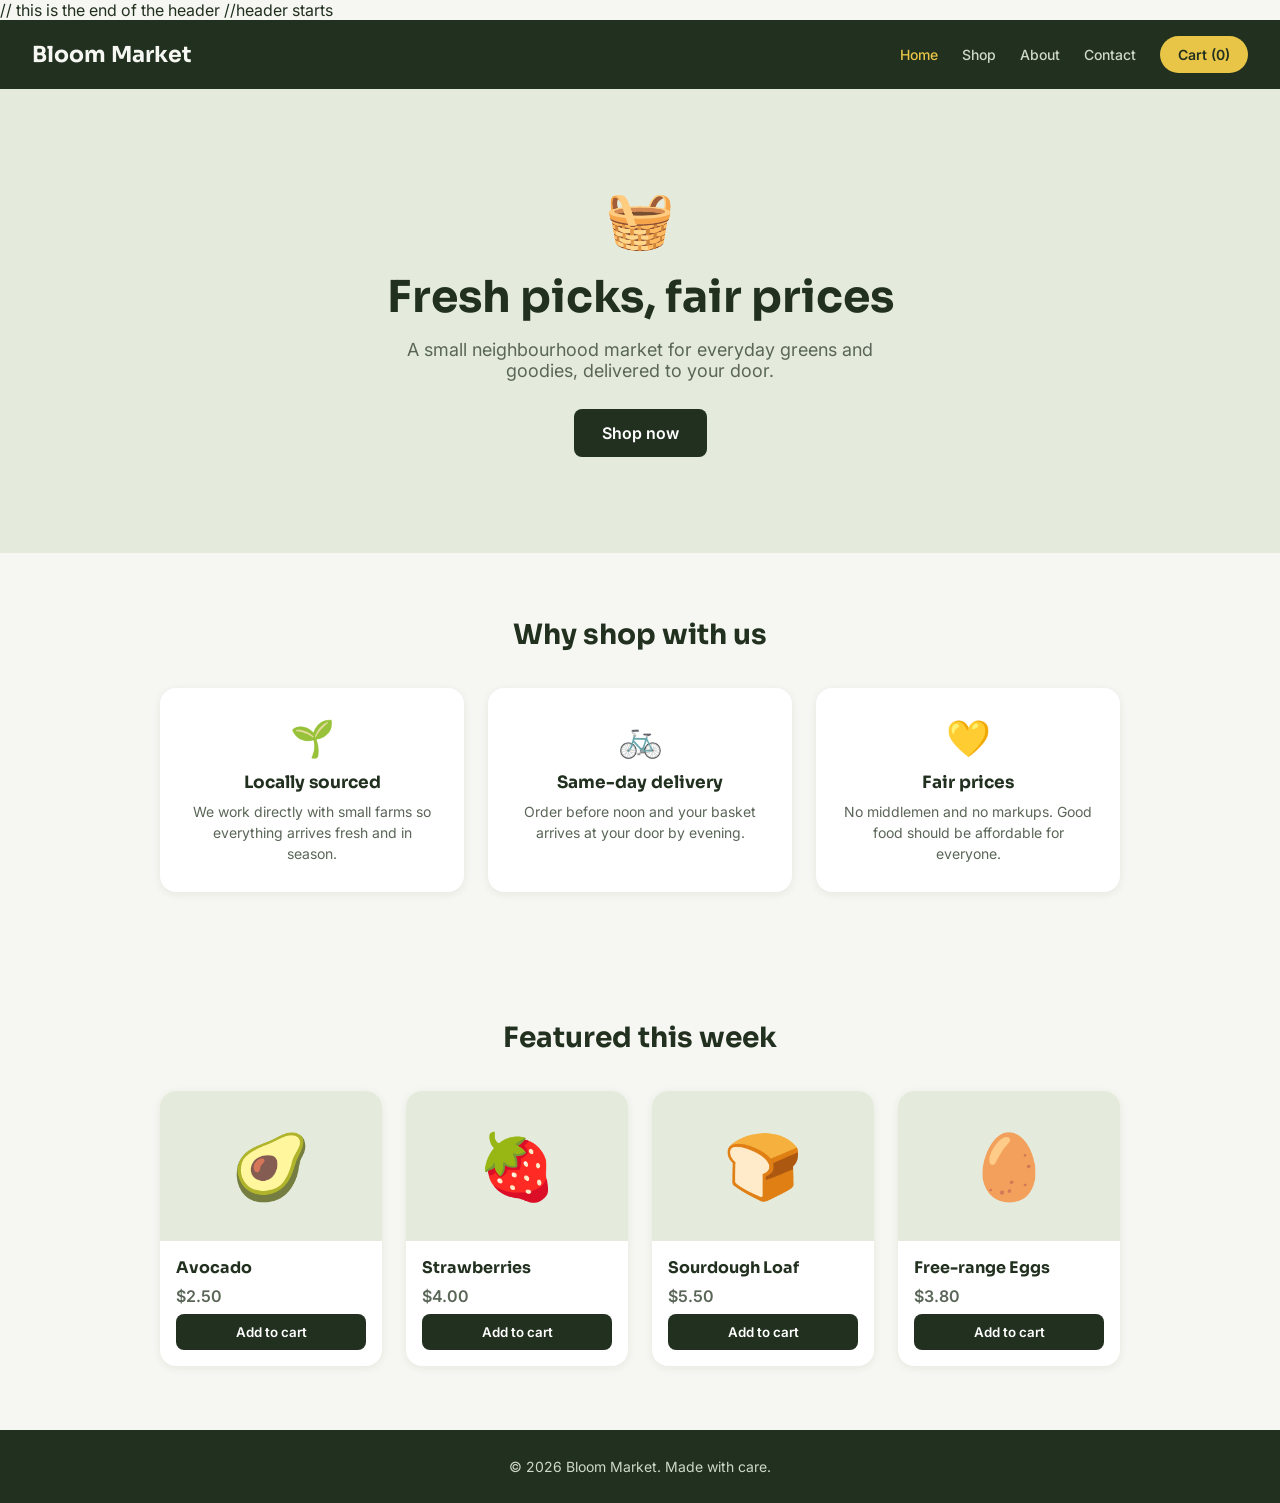
<file: index.html>
<!DOCTYPE html>
<html lang="en">
<head>
<meta charset="UTF-8">
<meta name="viewport" content="width=device-width, initial-scale=1.0">
<title>Bloom Market — Fresh picks, fair prices</title>
<link href="https://fonts.googleapis.com/css2?family=Sora:wght@600;700&family=Inter:wght@400;500;600&display=swap" rel="stylesheet">
<link rel="stylesheet" href="css/style.css">
</head> // this is the end of the header

<body>

//header starts
<header>
  <a href="index.html" class="logo">Bloom Market</a>
  <nav>
    <a href="index.html" class="active">Home</a>
    <a href="shop.html">Shop</a>
    <a href="about.html">About</a>
    <a href="contact.html">Contact</a>
    <button class="cart-button" onclick="toggleCart()">Cart (<span id="cart-count">0</span>)</button>
  </nav>
</header>

<section class="hero">
  <span class="emoji">🧺</span>
  <h1>Fresh picks, fair prices</h1>
  <p>A small neighbourhood market for everyday greens and goodies, delivered to your door.</p>
  <a href="shop.html" class="button">Shop now</a>
</section>

<section class="section">
  <h2 class="section-title">Why shop with us</h2>
  <div class="features">
    <div class="feature">
      <div class="icon">🌱</div>
      <h3>Locally sourced</h3>
      <p>We work directly with small farms so everything arrives fresh and in season.</p>
    </div>
    <div class="feature">
      <div class="icon">🚲</div>
      <h3>Same-day delivery</h3>
      <p>Order before noon and your basket arrives at your door by evening.</p>
    </div>
    <div class="feature">
      <div class="icon">💛</div>
      <h3>Fair prices</h3>
      <p>No middlemen and no markups. Good food should be affordable for everyone.</p>
    </div>
  </div>
</section>

<section class="section">
  <h2 class="section-title">Featured this week</h2>
  <div class="products" id="featured"></div>
</section>

<div class="cart-panel" id="cart-panel">
  <div class="cart-header">
    <h2>Your Cart</h2>
    <button class="close-button" onclick="toggleCart()">✕</button>
  </div>
  <div class="cart-items" id="cart-items"></div>
  <div class="cart-footer">
    <div class="total">
      <span>Total</span>
      <span id="cart-total">$0.00</span>
    </div>
    <button class="checkout-button" onclick="checkout()">Checkout</button>
  </div>
</div>

<footer>© 2026 Bloom Market. Made with care.</footer>

<script src="js/script.js"></script>
<script>
renderProducts("featured", products.slice(0, 4));
</script>

</body>
</html>
</file>
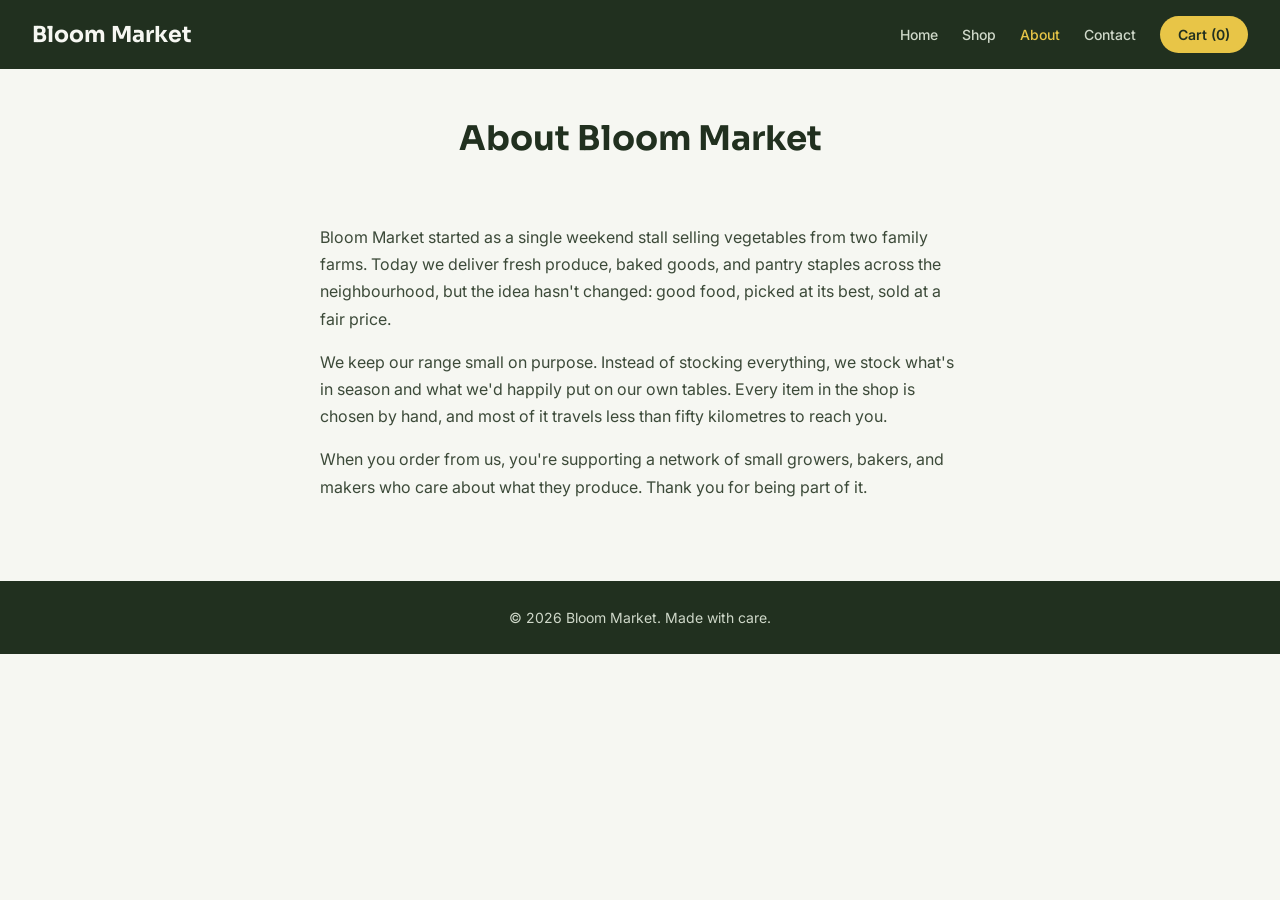
<file: about.html>
<!DOCTYPE html>
<html lang="en">
<head>
<meta charset="UTF-8">
<meta name="viewport" content="width=device-width, initial-scale=1.0">
<title>About — Bloom Market</title>
<link href="https://fonts.googleapis.com/css2?family=Sora:wght@600;700&family=Inter:wght@400;500;600&display=swap" rel="stylesheet">
<link rel="stylesheet" href="css/style.css">
</head>
<body>

<header>
  <a href="index.html" class="logo">Bloom Market</a>
  <nav>
    <a href="index.html">Home</a>
    <a href="shop.html">Shop</a>
    <a href="about.html" class="active">About</a>
    <a href="contact.html">Contact</a>
    <button class="cart-button" onclick="toggleCart()">Cart (<span id="cart-count">0</span>)</button>
  </nav>
</header>

<h1 class="page-title">About Bloom Market</h1>

<section class="section">
  <div class="about-text">
    <p>Bloom Market started as a single weekend stall selling vegetables from two family farms. Today we deliver fresh produce, baked goods, and pantry staples across the neighbourhood, but the idea hasn't changed: good food, picked at its best, sold at a fair price.</p>
    <p>We keep our range small on purpose. Instead of stocking everything, we stock what's in season and what we'd happily put on our own tables. Every item in the shop is chosen by hand, and most of it travels less than fifty kilometres to reach you.</p>
    <p>When you order from us, you're supporting a network of small growers, bakers, and makers who care about what they produce. Thank you for being part of it.</p>
  </div>
</section>

<div class="cart-panel" id="cart-panel">
  <div class="cart-header">
    <h2>Your Cart</h2>
    <button class="close-button" onclick="toggleCart()">✕</button>
  </div>
  <div class="cart-items" id="cart-items"></div>
  <div class="cart-footer">
    <div class="total">
      <span>Total</span>
      <span id="cart-total">$0.00</span>
    </div>
    <button class="checkout-button" onclick="checkout()">Checkout</button>
  </div>
</div>

<footer>© 2026 Bloom Market. Made with care.</footer>

<script src="js/script.js"></script>

</body>
</html>
</file>
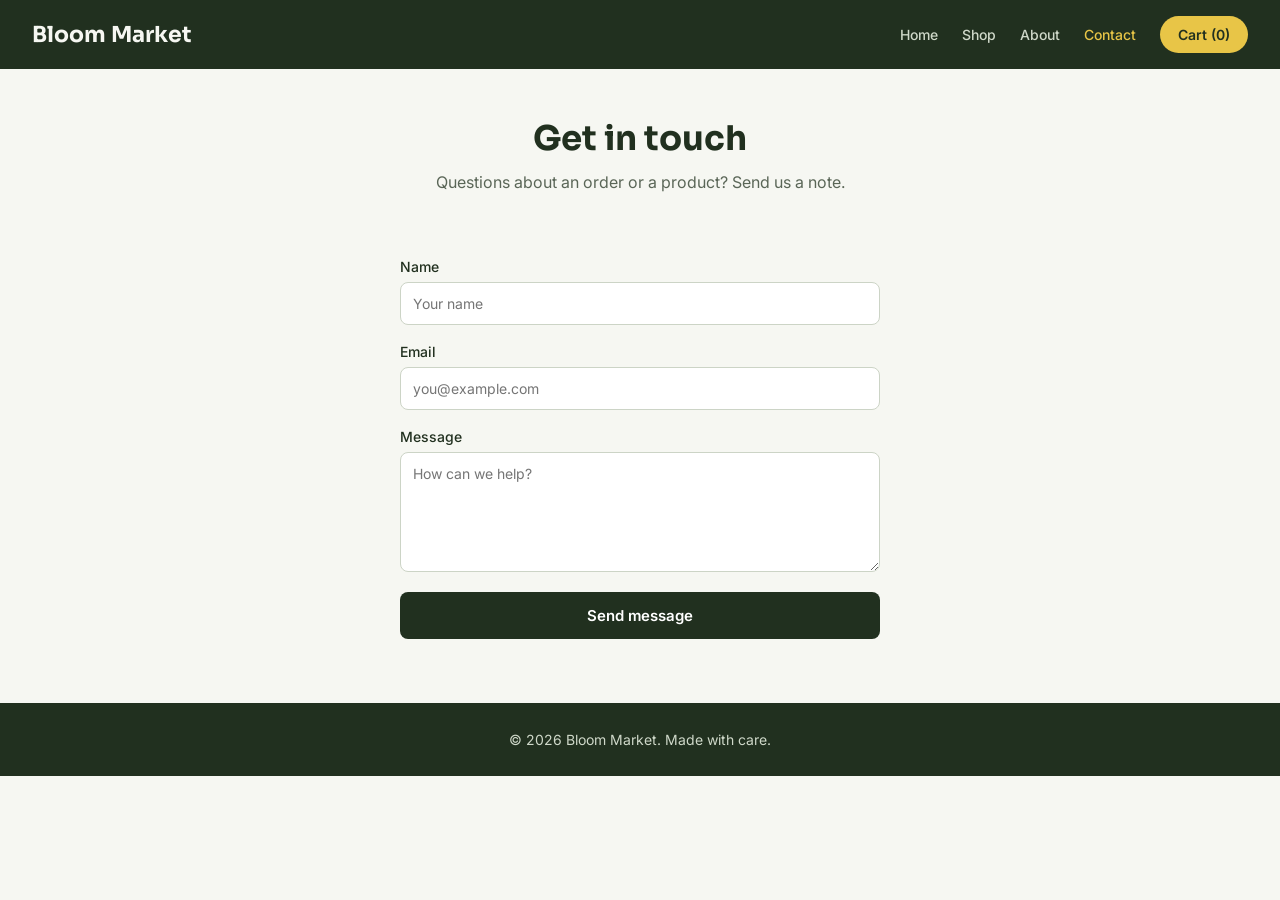
<file: contact.html>
<!DOCTYPE html>
<html lang="en">
<head>
<meta charset="UTF-8">
<meta name="viewport" content="width=device-width, initial-scale=1.0">
<title>Contact — Bloom Market</title>
<link href="https://fonts.googleapis.com/css2?family=Sora:wght@600;700&family=Inter:wght@400;500;600&display=swap" rel="stylesheet">
<link rel="stylesheet" href="css/style.css">
</head>

<body>


<header>
  <a href="index.html" class="logo">Bloom Market</a>
  <nav>
    <a href="index.html">Home</a>
    <a href="shop.html">Shop</a>
    <a href="about.html">About</a>
    <a href="contact.html" class="active">Contact</a>
    <button class="cart-button" onclick="toggleCart()">Cart (<span id="cart-count">0</span>)</button>
  </nav>
</header>

<h1 class="page-title">Get in touch</h1>
<p class="page-subtitle">Questions about an order or a product? Send us a note.</p>

<section class="section">
  <div class="contact-form">
    <div>
      <label for="name">Name</label>
      <input type="text" id="name" placeholder="Your name">
    </div>
    <div>
      <label for="email">Email</label>
      <input type="email" id="email" placeholder="you@example.com">
    </div>
    <div>
      <label for="message">Message</label>
      <textarea id="message" placeholder="How can we help?"></textarea>
    </div>
    <button onclick="sendMessage()">Send message</button>
  </div>
</section>

<div class="cart-panel" id="cart-panel">
  <div class="cart-header">
    <h2>Your Cart</h2>
    <button class="close-button" onclick="toggleCart()">✕</button>
  </div>
  <div class="cart-items" id="cart-items"></div>
  <div class="cart-footer">
    <div class="total">
      <span>Total</span>
      <span id="cart-total">$0.00</span>
    </div>
    <button class="checkout-button" onclick="checkout()">Checkout</button>
  </div>
</div>

<footer>© 2026 Bloom Market. Made with care.</footer>

<script src="js/script.js"></script>

</body>
</html>
</file>
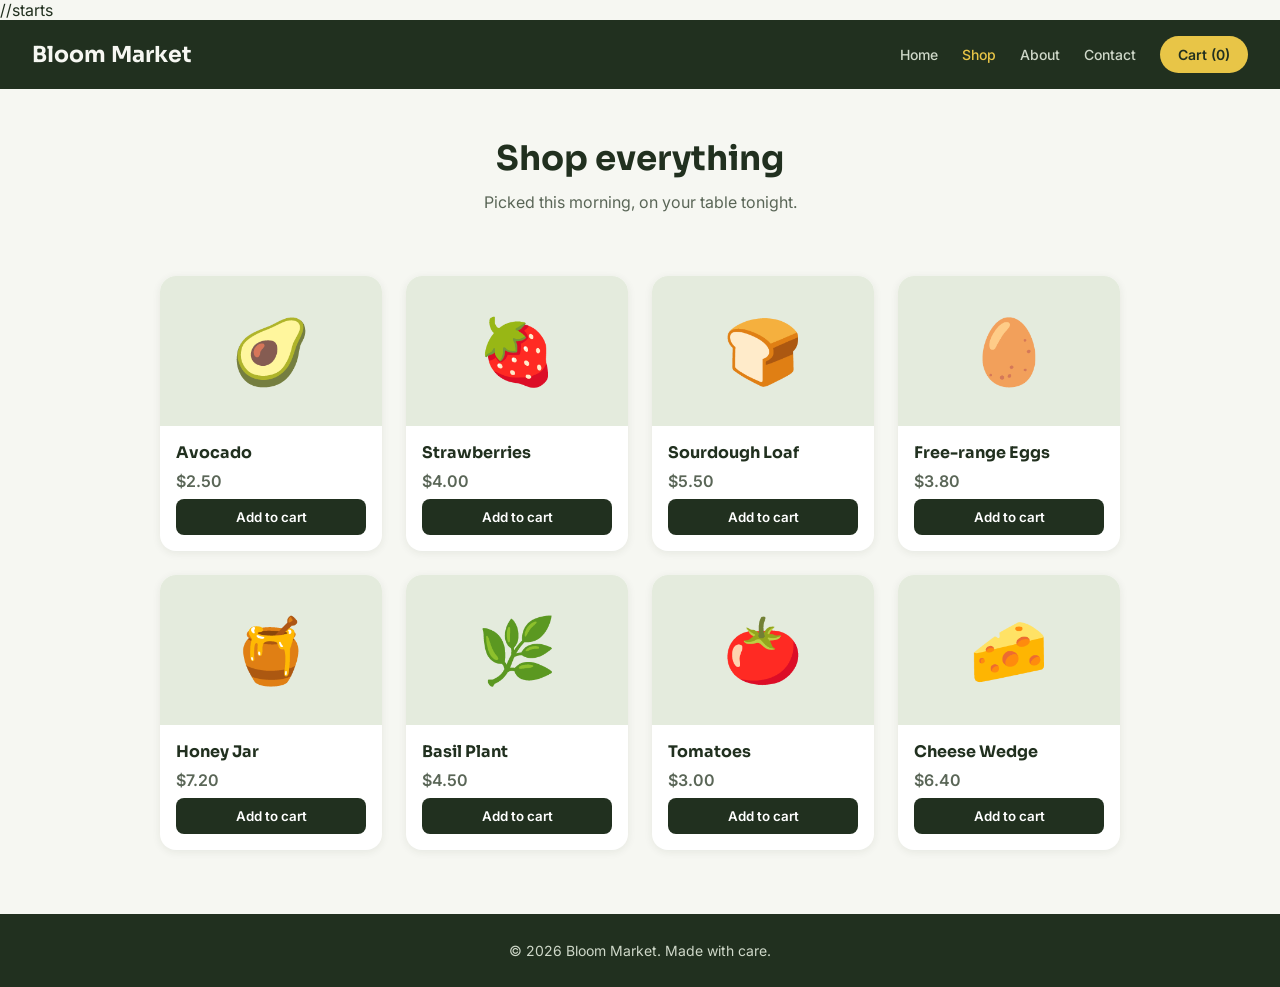
<file: shop.html>
<!DOCTYPE html>

//starts
<html lang="en">
<head>
<meta charset="UTF-8">
<meta name="viewport" content="width=device-width, initial-scale=1.0">
<title>Shop — Bloom Market</title>
<link href="https://fonts.googleapis.com/css2?family=Sora:wght@600;700&family=Inter:wght@400;500;600&display=swap" rel="stylesheet">
<link rel="stylesheet" href="css/style.css">
</head>
<body>

<header>
  <a href="index.html" class="logo">Bloom Market</a>
  <nav>
    <a href="index.html">Home</a>
    <a href="shop.html" class="active">Shop</a>
    <a href="about.html">About</a>
    <a href="contact.html">Contact</a>
    <button class="cart-button" onclick="toggleCart()">Cart (<span id="cart-count">0</span>)</button>
  </nav>
</header>

<h1 class="page-title">Shop everything</h1>
<p class="page-subtitle">Picked this morning, on your table tonight.</p>

<section class="section">
  <div class="products" id="all-products"></div>
</section>

<div class="cart-panel" id="cart-panel">
  <div class="cart-header">
    <h2>Your Cart</h2>
    <button class="close-button" onclick="toggleCart()">✕</button>
  </div>
  <div class="cart-items" id="cart-items"></div>
  <div class="cart-footer">
    <div class="total">
      <span>Total</span>
      <span id="cart-total">$0.00</span>
    </div>
    <button class="checkout-button" onclick="checkout()">Checkout</button>
  </div>
</div>

<footer>© 2026 Bloom Market. Made with care.</footer>

<script src="js/script.js"></script>
<script>
renderProducts("all-products", products);
</script>

</body>
</html>
</file>
<file: css/style.css>
* {
  margin: 0;
  padding: 0;
  box-sizing: border-box;
}

body {
  font-family: 'Inter', sans-serif;
  background: #F6F7F2;
  color: #21301F;
}

header {
  background: #21301F;
  color: #F6F7F2;
  padding: 16px 32px;
  display: flex;
  justify-content: space-between;
  align-items: center;
  position: sticky;
  top: 0;
  z-index: 10;
}

.logo {
  font-family: 'Sora', sans-serif;
  font-size: 22px;
  font-weight: 700;
  text-decoration: none;
  color: #F6F7F2;
}

nav {
  display: flex;
  align-items: center;
  gap: 24px;
}

nav a {
  color: #cfd8c9;
  text-decoration: none;
  font-size: 14px;
  font-weight: 500;
}

nav a:hover,
nav a.active {
  color: #E8C547;
}

.cart-button {
  background: #E8C547;
  color: #21301F;
  border: none;
  padding: 10px 18px;
  border-radius: 999px;
  font-family: 'Inter', sans-serif;
  font-weight: 600;
  font-size: 14px;
  cursor: pointer;
}

.cart-button:hover {
  background: #f0d36b;
}

.hero {
  text-align: center;
  padding: 96px 20px;
  background: #E4EBDD;
}

.hero .emoji {
  font-size: 56px;
  display: block;
  margin-bottom: 16px;
}

.hero h1 {
  font-family: 'Sora', sans-serif;
  font-size: 44px;
  margin-bottom: 14px;
}

.hero p {
  color: #5a6657;
  font-size: 18px;
  max-width: 520px;
  margin: 0 auto 28px;
}

.button {
  display: inline-block;
  background: #21301F;
  color: white;
  text-decoration: none;
  padding: 14px 28px;
  border-radius: 8px;
  font-weight: 600;
}

.button:hover {
  background: #34492f;
}

.section {
  max-width: 1000px;
  margin: 0 auto;
  padding: 64px 20px;
}

.section-title {
  font-family: 'Sora', sans-serif;
  font-size: 28px;
  text-align: center;
  margin-bottom: 36px;
}

.features {
  display: grid;
  grid-template-columns: repeat(auto-fit, minmax(240px, 1fr));
  gap: 24px;
}

.feature {
  background: white;
  border-radius: 16px;
  padding: 28px;
  text-align: center;
  box-shadow: 0 2px 8px rgba(33, 48, 31, 0.08);
}

.feature .icon {
  font-size: 36px;
  margin-bottom: 12px;
}

.feature h3 {
  font-family: 'Sora', sans-serif;
  font-size: 17px;
  margin-bottom: 8px;
}

.feature p {
  color: #5a6657;
  font-size: 14px;
  line-height: 1.5;
}

.products {
  display: grid;
  grid-template-columns: repeat(auto-fill, minmax(220px, 1fr));
  gap: 24px;
}

.card {
  background: white;
  border-radius: 16px;
  overflow: hidden;
  box-shadow: 0 2px 8px rgba(33, 48, 31, 0.08);
  display: flex;
  flex-direction: column;
}

.card .image {
  font-size: 64px;
  text-align: center;
  padding: 36px 0;
  background: #E4EBDD;
}

.card .info {
  padding: 16px;
  display: flex;
  flex-direction: column;
  gap: 8px;
  flex: 1;
}

.card h3 {
  font-family: 'Sora', sans-serif;
  font-size: 16px;
}

.card .price {
  font-weight: 600;
  color: #5a6657;
}

.card button {
  margin-top: auto;
  background: #21301F;
  color: white;
  border: none;
  padding: 10px;
  border-radius: 8px;
  font-family: 'Inter', sans-serif;
  font-weight: 600;
  cursor: pointer;
}

.card button:hover {
  background: #34492f;
}

.cart-panel {
  position: fixed;
  top: 0;
  right: -360px;
  width: 340px;
  height: 100%;
  background: white;
  box-shadow: -4px 0 16px rgba(0, 0, 0, 0.15);
  transition: right 0.3s ease;
  display: flex;
  flex-direction: column;
  z-index: 20;
}

.cart-panel.open {
  right: 0;
}

.cart-header {
  padding: 20px;
  display: flex;
  justify-content: space-between;
  align-items: center;
  border-bottom: 1px solid #e5e5e5;
}

.cart-header h2 {
  font-family: 'Sora', sans-serif;
  font-size: 18px;
}

.close-button {
  background: none;
  border: none;
  font-size: 22px;
  cursor: pointer;
}

.cart-items {
  flex: 1;
  overflow-y: auto;
  padding: 16px 20px;
}

.cart-item {
  display: flex;
  justify-content: space-between;
  align-items: center;
  padding: 10px 0;
  border-bottom: 1px solid #f0f0f0;
}

.cart-item .name {
  font-weight: 500;
  font-size: 14px;
}

.cart-item .qty {
  color: #888;
  font-size: 13px;
}

.remove-button {
  background: none;
  border: none;
  color: #c0392b;
  cursor: pointer;
  font-size: 13px;
}

.cart-footer {
  padding: 20px;
  border-top: 1px solid #e5e5e5;
}

.total {
  display: flex;
  justify-content: space-between;
  font-weight: 600;
  margin-bottom: 14px;
}

.checkout-button {
  width: 100%;
  background: #E8C547;
  border: none;
  padding: 14px;
  border-radius: 8px;
  font-family: 'Inter', sans-serif;
  font-weight: 600;
  font-size: 15px;
  cursor: pointer;
}

.checkout-button:hover {
  background: #f0d36b;
}

.empty {
  text-align: center;
  color: #999;
  margin-top: 40px;
}

.page-title {
  font-family: 'Sora', sans-serif;
  font-size: 34px;
  text-align: center;
  padding: 48px 20px 0;
}

.page-subtitle {
  text-align: center;
  color: #5a6657;
  padding: 12px 20px 0;
}

.about-text {
  max-width: 640px;
  margin: 0 auto;
  line-height: 1.7;
  color: #3c4a39;
}

.about-text p {
  margin-bottom: 16px;
}

.contact-form {
  max-width: 480px;
  margin: 0 auto;
  display: flex;
  flex-direction: column;
  gap: 16px;
}

.contact-form label {
  font-weight: 500;
  font-size: 14px;
}

.contact-form input,
.contact-form textarea {
  width: 100%;
  padding: 12px;
  border: 1px solid #ccd4c6;
  border-radius: 8px;
  font-family: 'Inter', sans-serif;
  font-size: 14px;
  margin-top: 6px;
}

.contact-form textarea {
  min-height: 120px;
  resize: vertical;
}

.contact-form button {
  background: #21301F;
  color: white;
  border: none;
  padding: 14px;
  border-radius: 8px;
  font-family: 'Inter', sans-serif;
  font-weight: 600;
  font-size: 15px;
  cursor: pointer;
}

.contact-form button:hover {
  background: #34492f;
}

footer {
  background: #21301F;
  color: #cfd8c9;
  text-align: center;
  padding: 28px 20px;
  font-size: 14px;
}

@media (max-width: 600px) {
  .hero h1 {
    font-size: 32px;
  }

  nav a {
    display: none;
  }

  .cart-panel {
    width: 100%;
    right: -100%;
  }
}
</file>
